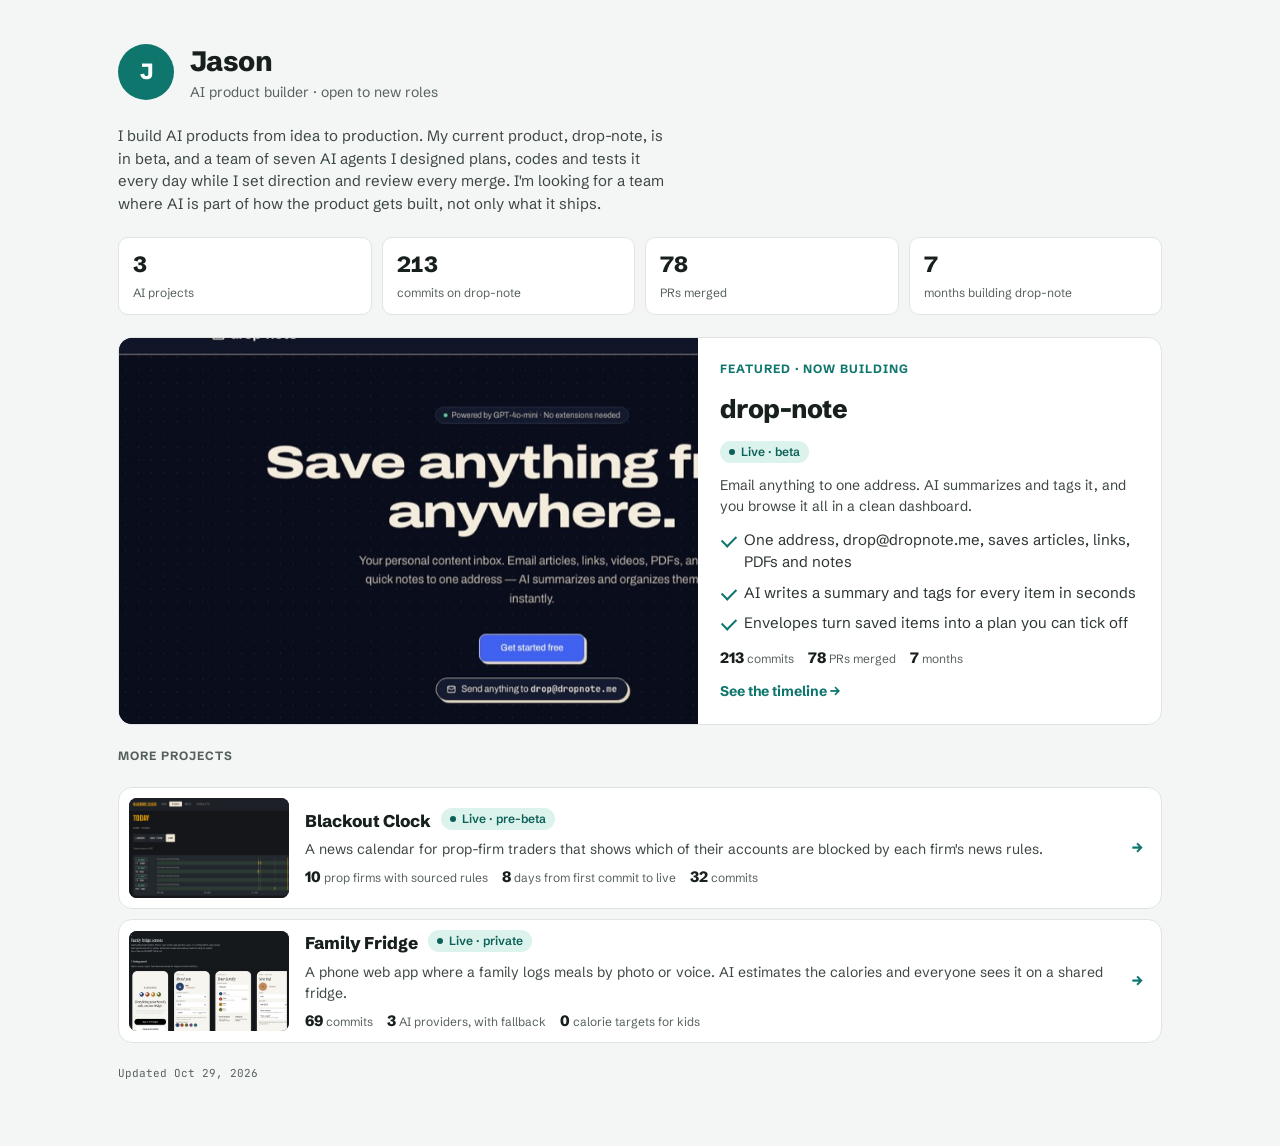
<file: index.html>
<!doctype html>
<html lang="en">
<head>
<meta charset="utf-8">
<meta name="viewport" content="width=device-width, initial-scale=1, viewport-fit=cover">
<title>Jason · AI projects</title>
<meta name="description" content="AI products I have built.">
<link rel="preconnect" href="https://fonts.googleapis.com">
<link rel="preconnect" href="https://fonts.gstatic.com" crossorigin>
<link rel="stylesheet" href="https://fonts.googleapis.com/css2?family=JetBrains+Mono:wght@400;700&family=Schibsted+Grotesk:wght@400;500;600;700;800&display=swap">
<link rel="stylesheet" href="assets/site.css">
</head>
<body data-page="home">
  <main id="app"></main>
  <script src="assets/site.js"></script>
</body>
</html>
</file>
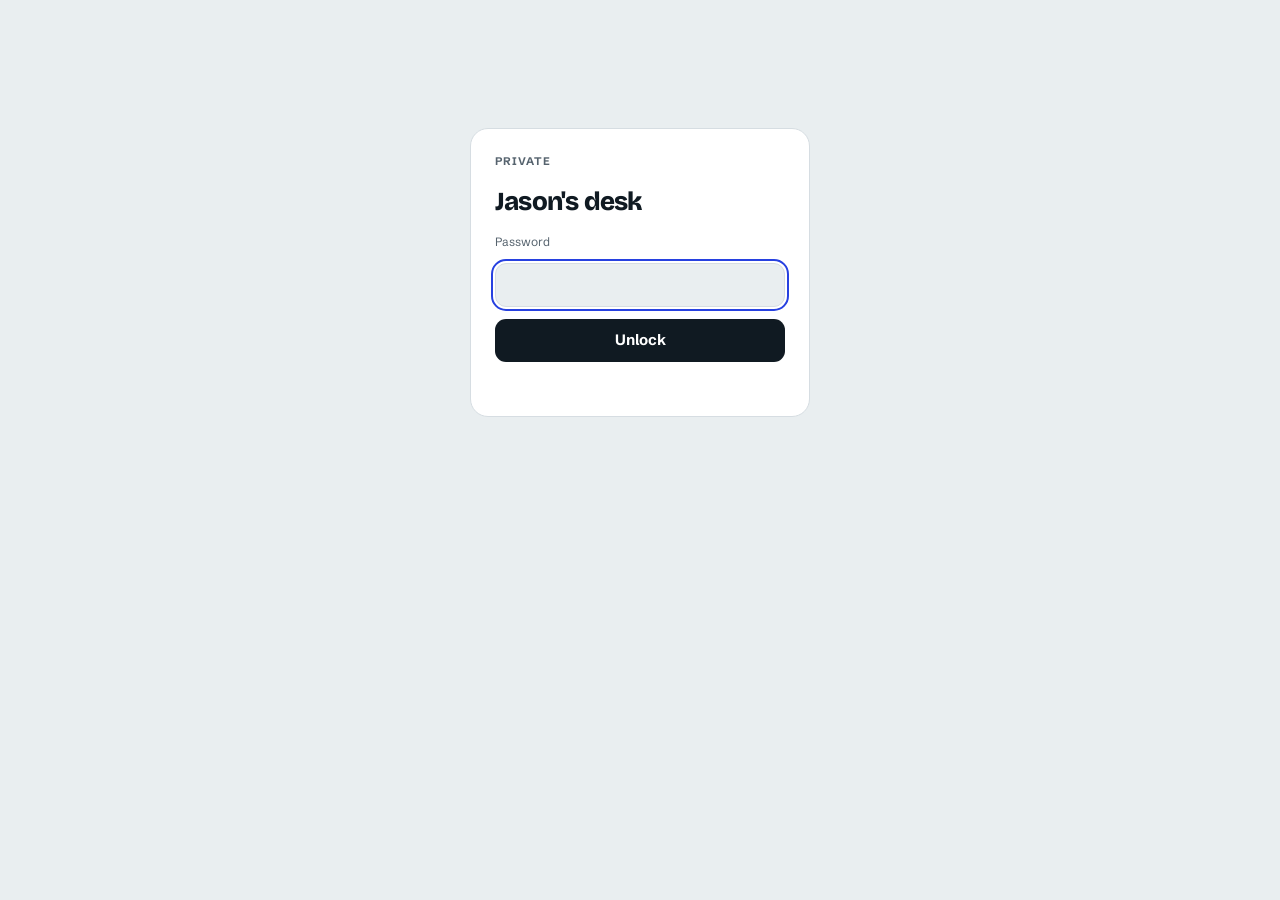
<file: admin/index.html>
<!doctype html>
<html lang="en">
<head>
  <meta charset="utf-8">
  <meta name="viewport" content="width=device-width, initial-scale=1, viewport-fit=cover">
  <meta name="robots" content="noindex, nofollow">
  <title>Desk</title>
  <link rel="preconnect" href="https://fonts.googleapis.com">
  <link rel="preconnect" href="https://fonts.gstatic.com" crossorigin>
  <link rel="stylesheet" href="https://fonts.googleapis.com/css2?family=Bricolage+Grotesque:opsz,wght@12..96,600;12..96,800&family=Schibsted+Grotesk:wght@400;500;600;700&family=JetBrains+Mono:wght@400;500;700&display=swap">
  <link rel="stylesheet" href="admin.css?v=lg1">
</head>
<body>
  <main id="app"></main>
  <script src="admin.js?v=lg1"></script>
</body>
</html>
</file>
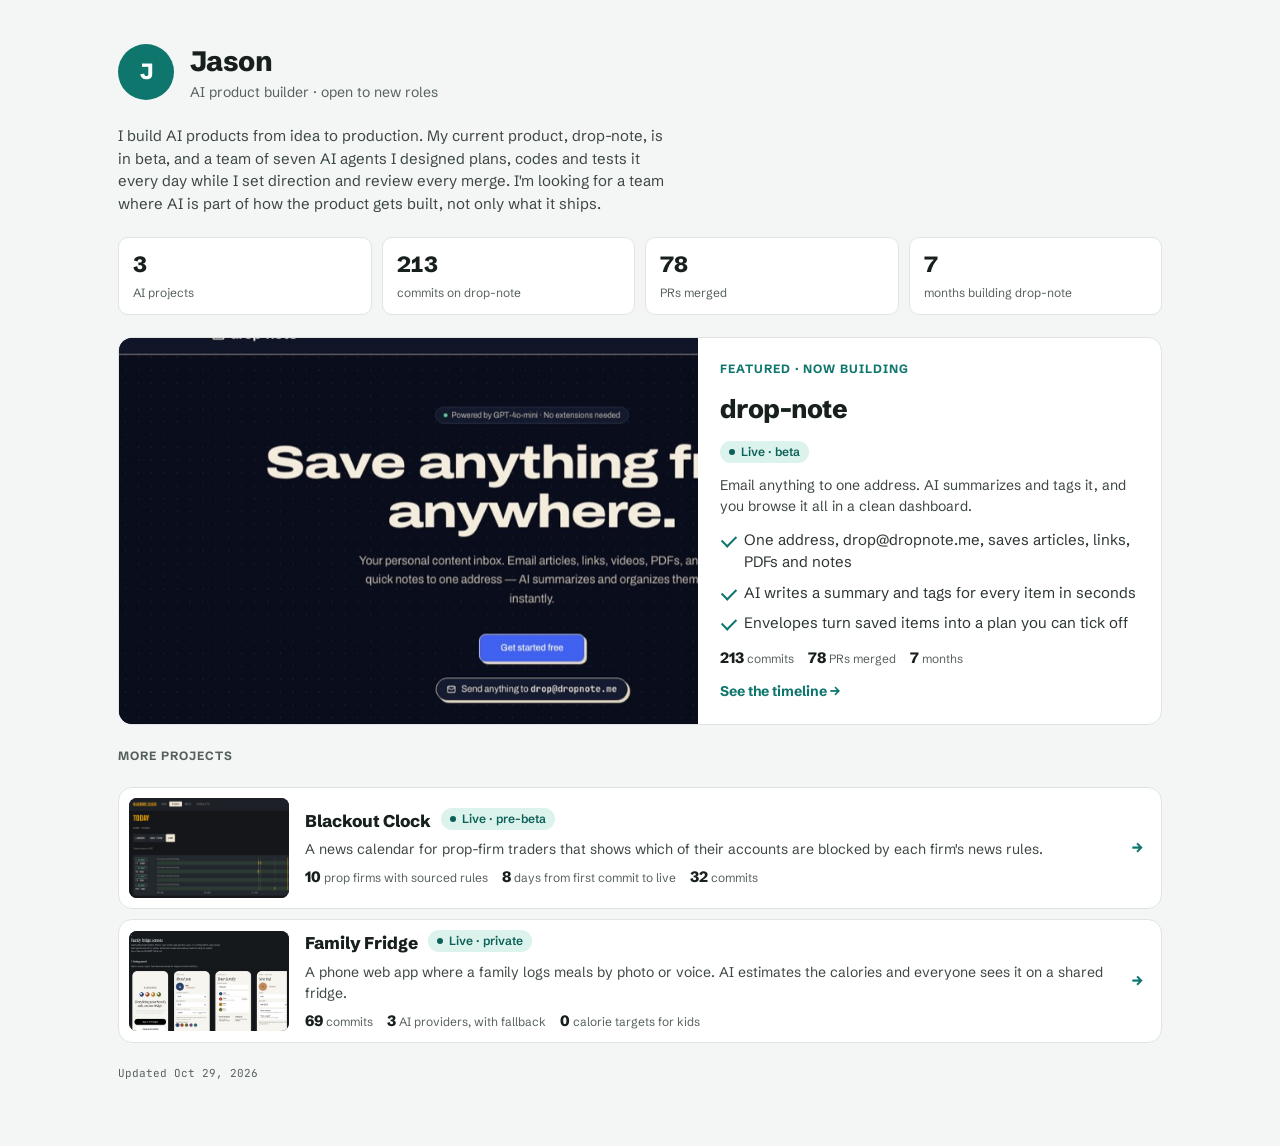
<file: project.html>
<!doctype html>
<html lang="en">
<head>
<meta charset="utf-8">
<meta name="viewport" content="width=device-width, initial-scale=1, viewport-fit=cover">
<title>Project · Jason</title>
<link rel="preconnect" href="https://fonts.googleapis.com">
<link rel="preconnect" href="https://fonts.gstatic.com" crossorigin>
<link rel="stylesheet" href="https://fonts.googleapis.com/css2?family=JetBrains+Mono:wght@400;700&family=Schibsted+Grotesk:wght@400;500;600;700;800&display=swap">
<link rel="stylesheet" href="assets/site.css">
</head>
<body data-page="project">
  <main id="app"></main>
  <script src="assets/site.js"></script>
</body>
</html>
</file>
<file: assets/site.css>
/* Status Board look (home) + Commit Log git-graph timeline (project pages). Light only. */
:root {
  --bg: #f4f6f5; --card: #ffffff; --ink: #18201d; --text: #3c4642; --muted: #56615c; --line: #dfe4e2;
  --accent: #0f766e; --accent-soft: #d5ede8; --shot: #1b1f27;
  --sans: "Schibsted Grotesk", system-ui, -apple-system, sans-serif;
  --mono: "JetBrains Mono", ui-monospace, Menlo, monospace;
  color-scheme: light;
}
* { box-sizing: border-box; }
body { margin: 0; background: var(--bg); color: var(--ink); font-family: var(--sans); font-size: 15px; line-height: 1.5; }
main { max-width: 1080px; margin: 0 auto; padding: 40px max(18px, env(safe-area-inset-right, 0px)) 64px max(18px, env(safe-area-inset-left, 0px)); display: flex; flex-direction: column; gap: 22px; }
a { color: inherit; text-decoration: none; }
img { display: block; width: 100%; height: 100%; object-fit: cover; object-position: top left; }
h1, h2 { margin: 0; text-wrap: balance; }
p { margin: 0; }
:focus-visible { outline: 2px solid var(--accent); outline-offset: 2px; }

.hero { display: flex; gap: 16px; align-items: center; flex-wrap: wrap; }
.av { width: 56px; height: 56px; border-radius: 50%; background: var(--accent); color: #fff; display: grid; place-items: center; font-weight: 800; font-size: 22px; flex: none; }
.hero h1 { font-size: 28px; font-weight: 800; letter-spacing: -.02em; }
.sub { color: var(--muted); font-size: 14px; }
.bio { color: var(--text); max-width: 62ch; }
.small { font-size: 14px; }

.kpis { display: flex; flex-wrap: wrap; gap: 10px; }
.kpi { background: var(--card); border: 1px solid var(--line); border-radius: 10px; padding: 10px 14px; min-width: 104px; flex: 1 1 104px; }
.kpi b { display: block; font-size: 22px; font-weight: 800; font-variant-numeric: tabular-nums; letter-spacing: -.01em; }
.kpi span { font-size: 12px; color: var(--muted); }
.lbl { font-size: 12px; letter-spacing: .08em; text-transform: uppercase; color: var(--muted); font-weight: 700; }

.pill { display: inline-flex; align-items: center; gap: 6px; font-size: 12px; font-weight: 600; padding: 2px 9px; border-radius: 999px; white-space: nowrap; align-self: flex-start; width: max-content; }
.pill::before { content: ""; width: 6px; height: 6px; border-radius: 50%; background: currentColor; }
.p-live { background: #dcf2ec; color: #0b6157; } .p-run { background: #e2e9fb; color: #2c4fb5; } .p-con { background: #f3ead8; color: #8a5a12; }

.card { background: var(--card); border: 1px solid var(--line); border-radius: 14px; }
.card.pad { padding: 16px; display: flex; flex-direction: column; gap: 10px; }
.shot { border-radius: 10px; overflow: hidden; border: 1px solid var(--line); background: var(--shot); }
.checks { list-style: none; margin: 0; padding: 0; display: grid; gap: 8px; }
.checks li { position: relative; padding-left: 24px; color: #2c3531; }
.checks li::before { content: ""; position: absolute; left: 2px; top: 6px; width: 12px; height: 7px; border-left: 2.5px solid var(--accent); border-bottom: 2.5px solid var(--accent); transform: rotate(-45deg); }
.mstats { display: flex; gap: 6px 14px; flex-wrap: wrap; font-size: 12px; color: var(--muted); }
.mstats b { color: var(--ink); font-size: 15px; font-weight: 800; margin-right: 3px; }

/* Home: featured project + rows */
.feat { display: grid; grid-template-columns: minmax(0, 1.25fr) minmax(0, 1fr); overflow: hidden; transition: border-color .15s; }
.feat:hover, .row:hover { border-color: var(--accent); }
.feat .im { min-height: 300px; background: var(--shot); }
.feat .bd { padding: 22px; display: flex; flex-direction: column; gap: 12px; }
.feat .tag { font-size: 12px; font-weight: 700; letter-spacing: .08em; text-transform: uppercase; color: var(--accent); }
.feat h2 { font-size: 26px; font-weight: 800; letter-spacing: -.02em; }
.go { font-weight: 700; color: var(--accent); font-size: 14px; margin-top: auto; }
.rows { display: flex; flex-direction: column; gap: 10px; }
.row { display: grid; grid-template-columns: 160px minmax(0, 1fr) auto; gap: 16px; align-items: center; padding: 10px; transition: border-color .15s; }
.row .im { aspect-ratio: 16/10; border-radius: 8px; overflow: hidden; background: var(--shot); }
.rb { display: flex; flex-direction: column; gap: 6px; min-width: 0; }
.rt { display: flex; gap: 10px; align-items: center; flex-wrap: wrap; }
.nm { font-weight: 800; font-size: 17px; }
.ds { font-size: 14px; color: var(--text); }
.arrow { color: var(--accent); font-weight: 800; padding-right: 8px; }

/* Project page: sticky media column + timeline */
.back { font-size: 14px; color: var(--accent); font-weight: 700; }
.dt { display: grid; grid-template-columns: minmax(0, 1fr) minmax(0, 1.1fr); gap: 28px; align-items: start; }
.side { position: sticky; top: 16px; display: flex; flex-direction: column; gap: 14px; }
.main { aspect-ratio: 16/10; }
.thumbs { display: flex; gap: 8px; }
.thumbs button { width: 84px; aspect-ratio: 16/10; padding: 0; border-radius: 6px; overflow: hidden; border: 2px solid transparent; cursor: pointer; background: var(--shot); }
.thumbs button[aria-pressed="true"] { border-color: var(--accent); }
.ext { color: var(--accent); font-weight: 700; font-size: 14px; }
.tl { display: flex; flex-direction: column; gap: 14px; min-width: 0; }
.mtitle { display: none; }
.tl h1, .mtitle h1 { font-size: 30px; font-weight: 800; letter-spacing: -.02em; }

.graph { position: relative; padding-left: 28px; }
.graph::before { content: ""; position: absolute; left: 8px; top: 8px; bottom: 8px; width: 2px; background: #d6dbe3; }
.head { font-family: var(--mono); font-size: 11px; color: var(--muted); margin: 0 0 14px -28px; display: flex; align-items: center; gap: 8px; }
.head i { width: 18px; height: 18px; border-radius: 50%; background: var(--accent); display: block; box-shadow: 0 0 0 4px var(--accent-soft); }
.ev { position: relative; padding: 0 0 20px; }
.ev::before { content: ""; position: absolute; left: -25px; top: 5px; width: 12px; height: 12px; border-radius: 50%; background: var(--bg); border: 2.5px solid var(--c); }
.ev .hd { display: flex; flex-wrap: wrap; gap: 4px 10px; font-family: var(--mono); font-size: 12px; color: var(--muted); }
.ev .ty { color: var(--c); font-weight: 700; }
.ev .t { font-weight: 700; font-size: 15px; margin-top: 2px; }
.ev .b { color: var(--text); font-size: 14px; max-width: 60ch; }
.legend { display: flex; gap: 12px; flex-wrap: wrap; font-family: var(--mono); font-size: 11px; color: var(--muted); }
.legend span::before { content: "●"; color: var(--c); margin-right: 4px; }

@media (max-width: 760px) {
  .feat, .dt { grid-template-columns: minmax(0, 1fr); }
  .feat .im { min-height: 200px; }
  .side { position: static; }
  .mtitle { display: block; }
  .dtitle { display: none; }
  .row { grid-template-columns: 96px minmax(0, 1fr); }
  .arrow { display: none; }
}
@media (prefers-reduced-motion: reduce) { * { transition: none !important; } }

.p-off { background: #e9ecea; color: #56615c; }
.checks.next li::before { width: 7px; height: 7px; border: 0; border-radius: 50%; background: var(--accent); transform: none; top: 8px; left: 4px; }
.foot { font-family: var(--mono); font-size: 11px; color: var(--muted); }
</file>
<file: admin/admin.css>
/* Private desk ("Studio" look): today's calendar top-left, trading in R bottom-left, focus stack of projects right. */
:root {
  --bg: #e9eef0; --pn: #ffffff; --ik: #101a22; --tx: #33404a; --mu: #56636e; --ln: #d6dde2; --sf: #f1f4f6;
  --ac: #2741e0; --acs: #dfe4ff; --gn: #128a5e; --ls: #d13d2a;
  --cs: 62%; --cl: 47%; /* category colors: hsl(<hue from admin.js> var(--cs) var(--cl)) */
  --k1: #d9622b; --k2: #7a4fd6; --k3: #2f6fd0; --k4: #1f9d6b; --k5: #b0457a; --k6: #6b8a12; --k-tr: #b7860b; --k-me: #66727c;
  --hd: "Bricolage Grotesque", "Schibsted Grotesk", system-ui, sans-serif;
  --bd: "Schibsted Grotesk", system-ui, -apple-system, sans-serif;
  --nm: "JetBrains Mono", ui-monospace, Menlo, monospace;
  color-scheme: light;
}
@media (prefers-color-scheme: dark) {
  :root {
    --bg: #12171b; --pn: #1b2228; --ik: #e9eef2; --tx: #c4ccd3; --mu: #9aa6b0; --ln: #2c353d; --sf: #222a31;
    --ac: #8193ff; --acs: #252c55; --gn: #45c391; --ls: #f07a64;
    --cs: 68%; --cl: 66%;
    --k1: #f08a55; --k2: #a685f0; --k3: #6c9cf0; --k4: #4cc796; --k5: #e07aa9; --k6: #a7c74a; --k-tr: #e0b23c; --k-me: #9aa6af;
    color-scheme: dark;
  }
}
* { box-sizing: border-box; }
html, body { margin: 0; }
body { background: var(--bg); color: var(--ik); font-family: var(--bd); font-size: 15px; line-height: 1.5; }
main { max-width: 1320px; margin: 0 auto; padding: 20px max(16px, env(safe-area-inset-right, 0px)) 48px max(16px, env(safe-area-inset-left, 0px)); }
h1, h3 { margin: 0; text-wrap: balance; }
p { margin: 0; }
a { color: inherit; }
button, input, select { font: inherit; color: inherit; }
:focus-visible { outline: 2px solid var(--ac); outline-offset: 2px; }
.eyebrow { font-size: 11px; letter-spacing: .09em; text-transform: uppercase; font-weight: 700; color: var(--mu); }
.fhint { font-size: 12px; color: var(--mu); }
.loading { color: var(--mu); padding: 40px 0; }

/* gate */
.gate { max-width: 340px; margin: 12vh auto 0; background: var(--pn); border: 1px solid var(--ln); border-radius: 18px; padding: 24px; display: grid; gap: 12px; }
.gate h1 { font-family: var(--hd); font-weight: 800; font-size: 26px; letter-spacing: -.03em; }
.gate input { width: 100%; border: 1px solid var(--ln); background: var(--bg); border-radius: 11px; padding: 10px 12px; }
.gate button { border: 0; border-radius: 11px; padding: 10px; background: var(--ik); color: var(--pn); font-weight: 700; cursor: pointer; }
.gmsg { font-size: 13px; color: var(--ls); min-height: 1.4em; }

/* header */
.top { display: flex; justify-content: space-between; align-items: end; gap: 12px; flex-wrap: wrap; margin-bottom: 14px; }
.top h1 { font-family: var(--hd); font-weight: 800; font-size: 28px; letter-spacing: -.03em; }
.tools { display: flex; gap: 8px; align-items: center; flex-wrap: wrap; }
.tools a, .tools button { font-size: 13px; border: 1px solid var(--ln); background: var(--pn); border-radius: 999px; padding: 5px 12px; text-decoration: none; cursor: pointer; }
.badge { font-size: 12px; font-weight: 600; border-radius: 999px; padding: 4px 10px; background: var(--acs); color: var(--ac); }
.badge.mock { background: color-mix(in srgb, var(--k-tr) 18%, var(--pn)); color: color-mix(in srgb, var(--k-tr) 75%, var(--ik)); }
.warn { background: color-mix(in srgb, var(--ls) 12%, var(--pn)); border: 1px solid color-mix(in srgb, var(--ls) 40%, var(--pn)); border-radius: 11px; padding: 8px 12px; font-size: 13px; margin-bottom: 12px; }

/* layout */
.desk { display: grid; grid-template-columns: minmax(0, 1.08fr) minmax(0, 1fr); grid-template-areas: "today proj" "trade proj"; gap: 14px; align-items: start; }
.s-today { grid-area: today; } .s-trade { grid-area: trade; } .s-proj { grid-area: proj; display: flex; flex-direction: column; gap: 10px; min-width: 0; }
@media (max-width: 880px) { .desk { grid-template-columns: minmax(0, 1fr); grid-template-areas: "today" "trade" "proj"; } }
.panel { background: var(--pn); border: 1px solid var(--ln); border-radius: 18px; padding: 16px; display: flex; flex-direction: column; gap: 12px; min-width: 0; }
.ph { display: flex; justify-content: space-between; align-items: start; gap: 10px; flex-wrap: wrap; }
.ph h3, .s-proj h3 { font-family: var(--hd); font-weight: 800; font-size: 20px; letter-spacing: -.02em; }
.x { border: 0; background: transparent; cursor: pointer; font-size: 15px; line-height: 1; padding: 2px 5px; border-radius: 5px; opacity: .55; }
.x:hover { opacity: 1; background: color-mix(in srgb, currentColor 12%, transparent); }
.grip { border: 0; background: transparent; cursor: grab; touch-action: none; padding: 4px 6px; border-radius: 6px; opacity: .6; font-size: 14px; letter-spacing: -2px; line-height: 1; }
.grip:hover { opacity: 1; background: color-mix(in srgb, currentColor 10%, transparent); }
.lift { box-shadow: 0 14px 30px rgba(0, 0, 0, .22); transform: scale(1.01); position: relative; z-index: 3; }

/* today */
.seg { display: inline-flex; background: var(--bg); border: 1px solid var(--ln); border-radius: 999px; padding: 2px; }
.seg button { border: 0; background: transparent; border-radius: 999px; padding: 4px 12px; font-size: 13px; font-weight: 600; cursor: pointer; color: var(--mu); }
.seg button[aria-selected="true"] { background: var(--ik); color: var(--pn); }
.linkbtn { border: 0; background: none; color: var(--ac); font-size: 11px; font-weight: 700; letter-spacing: .06em; text-transform: uppercase; cursor: pointer; padding: 0 0 0 8px; }
.theme { display: grid; gap: 2px; }
.theme-in { width: 100%; border: 0; border-bottom: 1px dashed var(--ln); background: transparent; padding: 2px 0 4px; font-family: var(--hd); font-size: 26px; font-weight: 800; letter-spacing: -.03em; color: var(--ac); }
.theme-in::placeholder, .theme-sm::placeholder { color: var(--mu); opacity: .55; font-weight: 600; }
.theme-in:focus, .theme-sm:focus { outline: none; border-bottom-color: var(--ac); }
.calscroll { overflow-x: auto; margin: 0 -4px; padding: 8px 4px; }
.cals { display: grid; gap: 0 6px; }
.gut .colh { visibility: hidden; }
.gl { position: relative; }
.gl span { position: absolute; right: 6px; font-size: 11px; font-family: var(--nm); color: var(--mu); white-space: nowrap; }
.col { min-width: 0; display: flex; flex-direction: column; }
.colh { height: 62px; display: grid; align-content: start; gap: 4px; padding-bottom: 8px; }
.cn { display: flex; justify-content: space-between; align-items: baseline; gap: 6px; font-size: 13px; }
.cn span { font-family: var(--nm); font-size: 11px; color: var(--mu); }
.theme-sm { width: 100%; min-width: 0; border: 0; border-bottom: 1px dashed var(--ln); background: transparent; padding: 1px 0 3px; font-family: var(--hd); font-weight: 800; font-size: 15px; letter-spacing: -.02em; color: var(--ac); }
.cal { position: relative; }
.cal .hr { position: absolute; left: 0; right: 0; border-top: 1px solid var(--ln); }
.cal .hr.half { border-top-style: dotted; opacity: .6; }
.cals .col + .col .cal { border-left: 1px solid var(--ln); }
.cal.istoday { background: color-mix(in srgb, var(--ac) 4%, transparent); }
.mgrid { display: grid; grid-template-columns: repeat(7, minmax(0, 1fr)); gap: 4px; }
.mgrid .dh { font-family: var(--nm); font-size: 10.5px; color: var(--mu); text-align: center; }
.mc { border: 1px solid var(--ln); background: var(--pn); border-radius: 11px; min-height: 74px; padding: 5px 6px; display: flex; flex-direction: column; gap: 2px; text-align: left; cursor: pointer; min-width: 0; }
.mc:hover { border-color: var(--ac); }
.mc span { font-family: var(--nm); font-size: 11px; color: var(--mu); }
.mc em { font-style: normal; font-family: var(--hd); font-weight: 700; font-size: 12.5px; line-height: 1.2; color: var(--ac); overflow: hidden; display: -webkit-box; -webkit-line-clamp: 3; -webkit-box-orient: vertical; overflow-wrap: anywhere; }
.mc small { font-size: 10.5px; color: var(--mu); margin-top: auto; }
.mc.past { opacity: .6; }
.mc.today { border-color: var(--ac); box-shadow: inset 0 0 0 1px var(--ac); }
.mc.today span { color: var(--ac); font-weight: 700; }
.mc.blank { border: 0; background: transparent; cursor: default; }
@media (max-width: 520px) { .mc { min-height: 58px; padding: 4px; } .mc em { font-size: 11px; } }
.cal .ev { position: absolute; left: 6px; right: 4px; border-radius: 11px; padding: 3px 22px 3px 7px; cursor: grab; touch-action: none; overflow: hidden; font-size: 12.5px; line-height: 15.5px; user-select: none; display: flex; align-items: flex-start; gap: 6px;
  background: color-mix(in srgb, var(--c) 16%, var(--pn)); border: 1px solid color-mix(in srgb, var(--c) 48%, var(--pn)); }
.cal .ev.short { padding-block: 0; align-items: center; }
.cal .ev .tt { flex: 1; min-width: 0; font-weight: 600; overflow: hidden; display: -webkit-box; -webkit-box-orient: vertical; overflow-wrap: anywhere; }
.ck { flex: none; width: 15px; height: 15px; margin-top: 0; border-radius: 4px; border: 1.5px solid var(--c); background: var(--pn); padding: 0; cursor: pointer; position: relative; }
.ck:hover { background: color-mix(in srgb, var(--c) 20%, var(--pn)); }
.ck[aria-pressed="true"] { background: var(--c); }
.ck[aria-pressed="true"]::after { content: ""; position: absolute; left: 4px; top: 1px; width: 4px; height: 8px; border: solid var(--pn); border-width: 0 2px 2px 0; transform: rotate(45deg); }
.cal .ev.done { opacity: .55; }
.cal .ev.done .tt { text-decoration: line-through; }
.cal .ev .dt { display: none; }
.cal .ev.dragging .dt { display: block; position: absolute; right: 22px; bottom: 2px; font-size: 10.5px; font-family: var(--nm); background: var(--pn); border-radius: 4px; padding: 0 4px; }
.cal .ev .x { position: absolute; top: 1px; right: 2px; font-size: 13px; }
.cal .ev.dragging { cursor: grabbing; z-index: 4; box-shadow: 0 10px 24px rgba(0, 0, 0, .25); }
.cal .now { position: absolute; left: -6px; right: 0; border-top: 2px solid var(--ls); z-index: 2; pointer-events: none; }
.cal .now::before { content: ""; position: absolute; left: -4px; top: -5px; width: 8px; height: 8px; border-radius: 50%; background: var(--ls); }
.cal .empty { position: absolute; left: 6px; right: 6px; z-index: 1; top: 40%; text-align: center; color: var(--mu); font-size: 13px; }
form.add { display: flex; gap: 6px; flex-wrap: wrap; }
form.add input, form.add select { border-radius: 11px; padding: 6px 9px; font-size: 13px; min-width: 0; border: 1px solid var(--ln); background: var(--bg); }
form.add input[type="text"] { flex: 1 1 150px; }
form.add button { border: 0; border-radius: 11px; padding: 6px 14px; font-weight: 700; cursor: pointer; font-size: 13px; background: var(--ik); color: var(--pn); }
.chips { display: flex; flex-wrap: wrap; gap: 6px; align-items: center; color: var(--tx); }
.chip { border: 1px dashed currentColor; background: transparent; border-radius: 999px; padding: 3px 10px; font-size: 12px; cursor: pointer; opacity: .85; }
.chip:hover { opacity: 1; border-style: solid; }
.chip i { display: inline-block; width: 7px; height: 7px; border-radius: 50%; background: var(--c); margin-right: 6px; }

/* trading in R */
.big { font-family: var(--hd); font-size: 34px; font-weight: 800; letter-spacing: -.03em; line-height: 1.05; font-variant-numeric: tabular-nums; }
.up { color: var(--gn); } .dn { color: var(--ls); }
.mnav { display: inline-flex; gap: 4px; align-items: center; }
.mnav button { border: 1px solid var(--ln); background: var(--bg); border-radius: 8px; width: 24px; height: 24px; cursor: pointer; line-height: 1; padding: 0; }
.mnav button:disabled { opacity: .35; cursor: default; }
.stoggle { display: grid; grid-template-columns: repeat(auto-fit, minmax(120px, 1fr)); gap: 6px; }
.stoggle button { border: 1px solid var(--ln); background: var(--bg); border-radius: 11px; padding: 6px 9px; font-size: 12.5px; cursor: pointer; display: grid; text-align: left; }
.stoggle button small { font-family: var(--nm); font-size: 11.5px; }
.stoggle button[aria-pressed="false"] { opacity: .4; }
.stoggle button b { font-weight: 600; white-space: nowrap; overflow: hidden; text-overflow: ellipsis; }
.stoggle button b::before { content: ""; display: inline-block; width: 8px; height: 8px; background: var(--c); margin-right: 6px; border-radius: 2px; }
.heat { display: grid; gap: 4px; font-family: var(--nm); }
.heat .dh { font-size: 10.5px; color: var(--mu); text-align: center; }
.heat .wk { font-size: 10px; color: var(--mu); align-self: center; }
.heat .cell { border-radius: 11px; padding: 4px 6px; min-height: 46px; display: grid; align-content: space-between; font-size: 10.5px; background: var(--sf); border: 1px solid transparent; cursor: pointer; text-align: left; min-width: 0; }
.heat .cell b { font-weight: 700; font-size: 12px; }
.heat .cell.off { background: transparent; border: 1px dashed var(--ln); cursor: default; }
.heat .cell.today { border-color: var(--ac); }
.heat .cell[aria-pressed="true"] { outline: 2px solid var(--ik); outline-offset: 1px; }
.heat .dots { display: flex; flex-wrap: wrap; gap: 2px; }
.heat .dots i { width: 6px; height: 6px; border-radius: 50%; background: var(--ls); }
.heat .dots i.w { background: var(--gn); }
.heat .dots i.o { background: var(--mu); opacity: .7; }
.heat .dots i.w.tp { width: 10px; border-radius: 3px; }
.kv { display: grid; grid-template-columns: repeat(4, minmax(0, 1fr)); gap: 8px; font-family: var(--nm); font-size: 13px; }
.kv div { border-top: 1px solid var(--ln); padding-top: 6px; display: grid; }
.kv span { color: var(--mu); font-size: 10.5px; letter-spacing: .04em; text-transform: uppercase; }
@media (max-width: 520px) { .kv { grid-template-columns: repeat(2, minmax(0, 1fr)); } }
.dayd { border-top: 1px solid var(--ln); padding-top: 10px; display: grid; gap: 6px; }
.dayd ul { list-style: none; margin: 0; padding: 0; display: grid; gap: 4px; }
.dayd li { display: grid; grid-template-columns: 44px 12px minmax(0, 1fr) auto auto; gap: 8px; align-items: center; font-size: 13px; }
.dayd li .t { font-family: var(--nm); font-size: 11.5px; color: var(--mu); }
.dayd li i { width: 9px; height: 9px; border-radius: 2px; background: var(--c); }
.rchip { font-family: var(--nm); font-size: 12px; font-weight: 700; padding: 1px 8px; border-radius: 999px; background: color-mix(in srgb, var(--k) 16%, var(--pn)); color: var(--k); min-width: 56px; text-align: center; }
.tpchip { font-family: var(--nm); font-size: 10.5px; color: var(--ac); border: 1px solid color-mix(in srgb, var(--ac) 50%, transparent); border-radius: 4px; padding: 0 5px; }
.tpchip.none { visibility: hidden; }

/* projects: focus stack */
.list { display: flex; flex-direction: column; gap: 10px; }
.pc { background: var(--pn); border-radius: 18px; padding: 12px 14px; display: grid; gap: 8px; border: 1px solid var(--ln); }
.pc-h { display: flex; align-items: center; gap: 8px; flex-wrap: wrap; }
.pc-h .nm { font-family: var(--hd); font-weight: 600; font-size: 17px; letter-spacing: -.01em; }
.pill { display: inline-flex; align-items: center; gap: 6px; font-size: 11.5px; font-weight: 600; padding: 1px 9px; border-radius: 999px; white-space: nowrap; margin-left: auto; background: color-mix(in srgb, var(--c) 14%, var(--pn)); color: color-mix(in srgb, var(--c) 80%, var(--ik)); }
.pill::before { content: ""; width: 6px; height: 6px; border-radius: 50%; background: currentColor; }
.pc .nowline { font-size: 13.5px; color: var(--tx); }
.pc .w1 { font-size: 12.5px; color: var(--mu); }
.pc .w1 b { font-family: var(--nm); font-size: 10.5px; color: var(--ik); margin-right: 6px; letter-spacing: .04em; }
.pc .mini { height: 4px; border-radius: 2px; background: var(--sf); overflow: hidden; }
.pc .mini i { display: block; height: 100%; background: var(--c); }
.pc .noplan { font-size: 11.5px; color: var(--mu); font-style: italic; }
.pc.focus { background: var(--ik); color: var(--pn); border-color: var(--ik); padding: 18px; gap: 12px; }
.pc.focus .nm { font-size: 26px; font-weight: 800; letter-spacing: -.03em; font-family: var(--hd); }
.pc.focus .nowline { color: color-mix(in srgb, var(--pn) 82%, transparent); font-size: 14.5px; }
.pc.focus .pill { background: color-mix(in srgb, var(--pn) 16%, transparent); color: var(--pn); }
.pc.focus .noplan { color: color-mix(in srgb, var(--pn) 65%, transparent); }
.focuslbl { font-size: 11px; font-weight: 700; letter-spacing: .1em; text-transform: uppercase; color: color-mix(in srgb, var(--ac) 60%, var(--pn)); }
.road { list-style: none; margin: 0; padding: 0; display: grid; }
.road li { display: grid; grid-template-columns: 70px 16px minmax(0, 1fr); gap: 8px; align-items: start; font-size: 13.5px; padding-bottom: 10px; position: relative; }
.road li span { font-family: var(--nm); font-size: 11.5px; color: color-mix(in srgb, var(--pn) 65%, transparent); padding-top: 1px; }
.road li i { width: 12px; height: 12px; border-radius: 50%; border: 2px solid color-mix(in srgb, var(--pn) 55%, transparent); margin-top: 3px; position: relative; z-index: 1; background: var(--ik); }
.road li.cur i { background: var(--ac); border-color: var(--ac); }
.road li.done i { background: color-mix(in srgb, var(--pn) 55%, transparent); }
.road li.done div { text-decoration: line-through; opacity: .6; }
.road li:not(:last-child)::after { content: ""; position: absolute; left: 83px; top: 16px; bottom: -2px; width: 2px; background: color-mix(in srgb, var(--pn) 22%, transparent); }
.ring { display: flex; align-items: center; gap: 10px; font-size: 12.5px; }
@media (prefers-reduced-motion: reduce) { * { transition: none !important; } }

/* save status + item editor */
.sync { font-size: 11.5px; color: var(--mu); margin-left: auto; margin-right: 4px; align-self: center; }
.sync.bad { color: var(--ls); font-weight: 600; }
.cal .ev.editing { outline: 2px solid var(--ac); outline-offset: 1px; z-index: 3; }
form.edit { display: grid; gap: 8px; padding: 12px; border-radius: 14px; border: 1px solid var(--ac); background: color-mix(in srgb, var(--ac) 6%, var(--pn)); }
form.edit input, form.edit select { border-radius: 11px; padding: 6px 9px; font-size: 13px; min-width: 0; border: 1px solid var(--ln); background: var(--bg); width: 100%; }
.erow { display: flex; flex-wrap: wrap; gap: 8px; align-items: end; }
.erow label { display: grid; gap: 2px; font-size: 11px; color: var(--mu); flex: 1 1 110px; min-width: 0; }
.erow button { border: 0; border-radius: 11px; padding: 6px 14px; font-weight: 700; cursor: pointer; font-size: 13px; background: var(--ik); color: var(--pn); }
.erow button.ghost { background: transparent; color: var(--ik); border: 1px solid var(--ln); }
.erow button.danger { color: var(--ls); margin-left: auto; }

/* month view: finished items per category */
.dchart { display: grid; gap: 8px; margin-bottom: 10px; }
.dtot { font-family: var(--nm); font-size: 13px; }
.bars { display: flex; gap: 8px; align-items: flex-end; }
.bc { flex: 1 1 0; min-width: 0; max-width: 90px; display: flex; flex-direction: column; align-items: center; gap: 3px; }
.bc i { display: block; width: 100%; max-width: 44px; border-radius: 6px 6px 2px 2px; box-shadow: 0 1px 0 var(--ln); }
.bv { font-family: var(--nm); font-size: 12px; font-weight: 700; }
.bn { font-size: 11px; color: var(--mu); width: 100%; text-align: center; white-space: nowrap; overflow: hidden; text-overflow: ellipsis; border-top: 1px solid var(--ln); padding-top: 3px; }

/* to-do log */
.log { display: grid; gap: 8px; border-top: 1px solid var(--ln); padding-top: 12px; }
.logform { display: flex; gap: 6px; flex-wrap: wrap; }
.logform input, .logform select { border-radius: 11px; padding: 6px 9px; font-size: 13px; min-width: 0; border: 1px solid var(--ln); background: var(--bg); }
.logform input[type="text"] { flex: 1 1 160px; }
.logform button { border: 0; border-radius: 11px; padding: 6px 14px; font-weight: 700; cursor: pointer; font-size: 13px; background: var(--ik); color: var(--pn); }
.logform button.ghost { background: transparent; color: var(--ik); border: 1px solid var(--ln); }
.loglist { list-style: none; margin: 0; padding: 0; display: grid; gap: 4px; }
.loglist li { display: grid; grid-template-columns: 8px minmax(0, 1fr) auto auto auto; gap: 8px; align-items: center; padding: 5px 6px 5px 10px; border-radius: 10px; background: color-mix(in srgb, var(--c, var(--mu)) 9%, var(--pn)); }
.loglist li.lediting { display: block; background: color-mix(in srgb, var(--ac) 6%, var(--pn)); outline: 1px solid var(--ac); }
.loglist li.fhint { display: block; background: transparent; padding-left: 0; }
.loglist li > i { width: 8px; height: 8px; border-radius: 50%; background: var(--c); }
.loglist .lt { border: 0; background: none; padding: 0; text-align: left; font-size: 13.5px; cursor: text; min-width: 0; overflow: hidden; text-overflow: ellipsis; white-space: nowrap; }
.loglist .lt:hover { text-decoration: underline dotted; }
.loglist .lk { font-size: 11px; color: var(--mu); white-space: nowrap; }
.loglist .lp { width: 24px; height: 24px; border-radius: 8px; border: 1px solid color-mix(in srgb, var(--c) 55%, var(--pn)); background: var(--pn); color: var(--ik); font-size: 16px; line-height: 1; cursor: pointer; padding: 0; }
.loglist .lp:hover { background: var(--c); color: var(--pn); }
</file>
